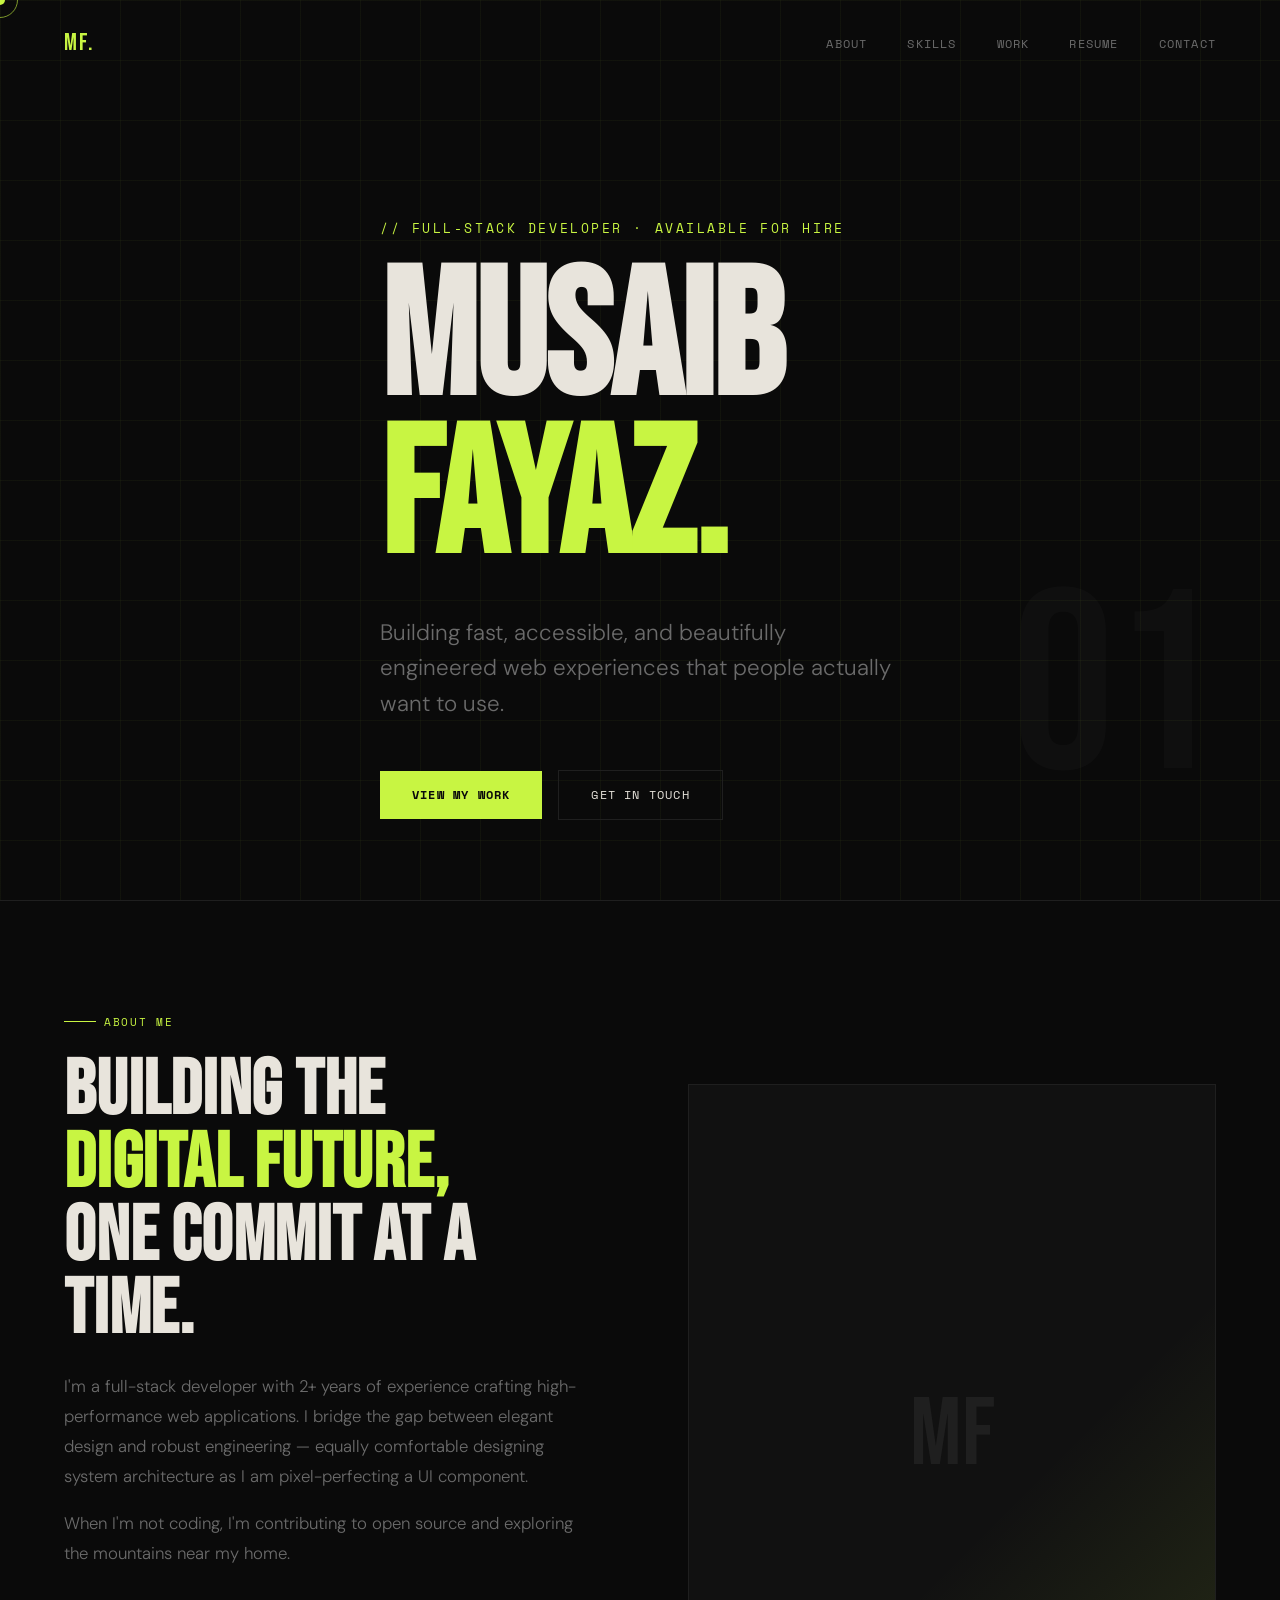
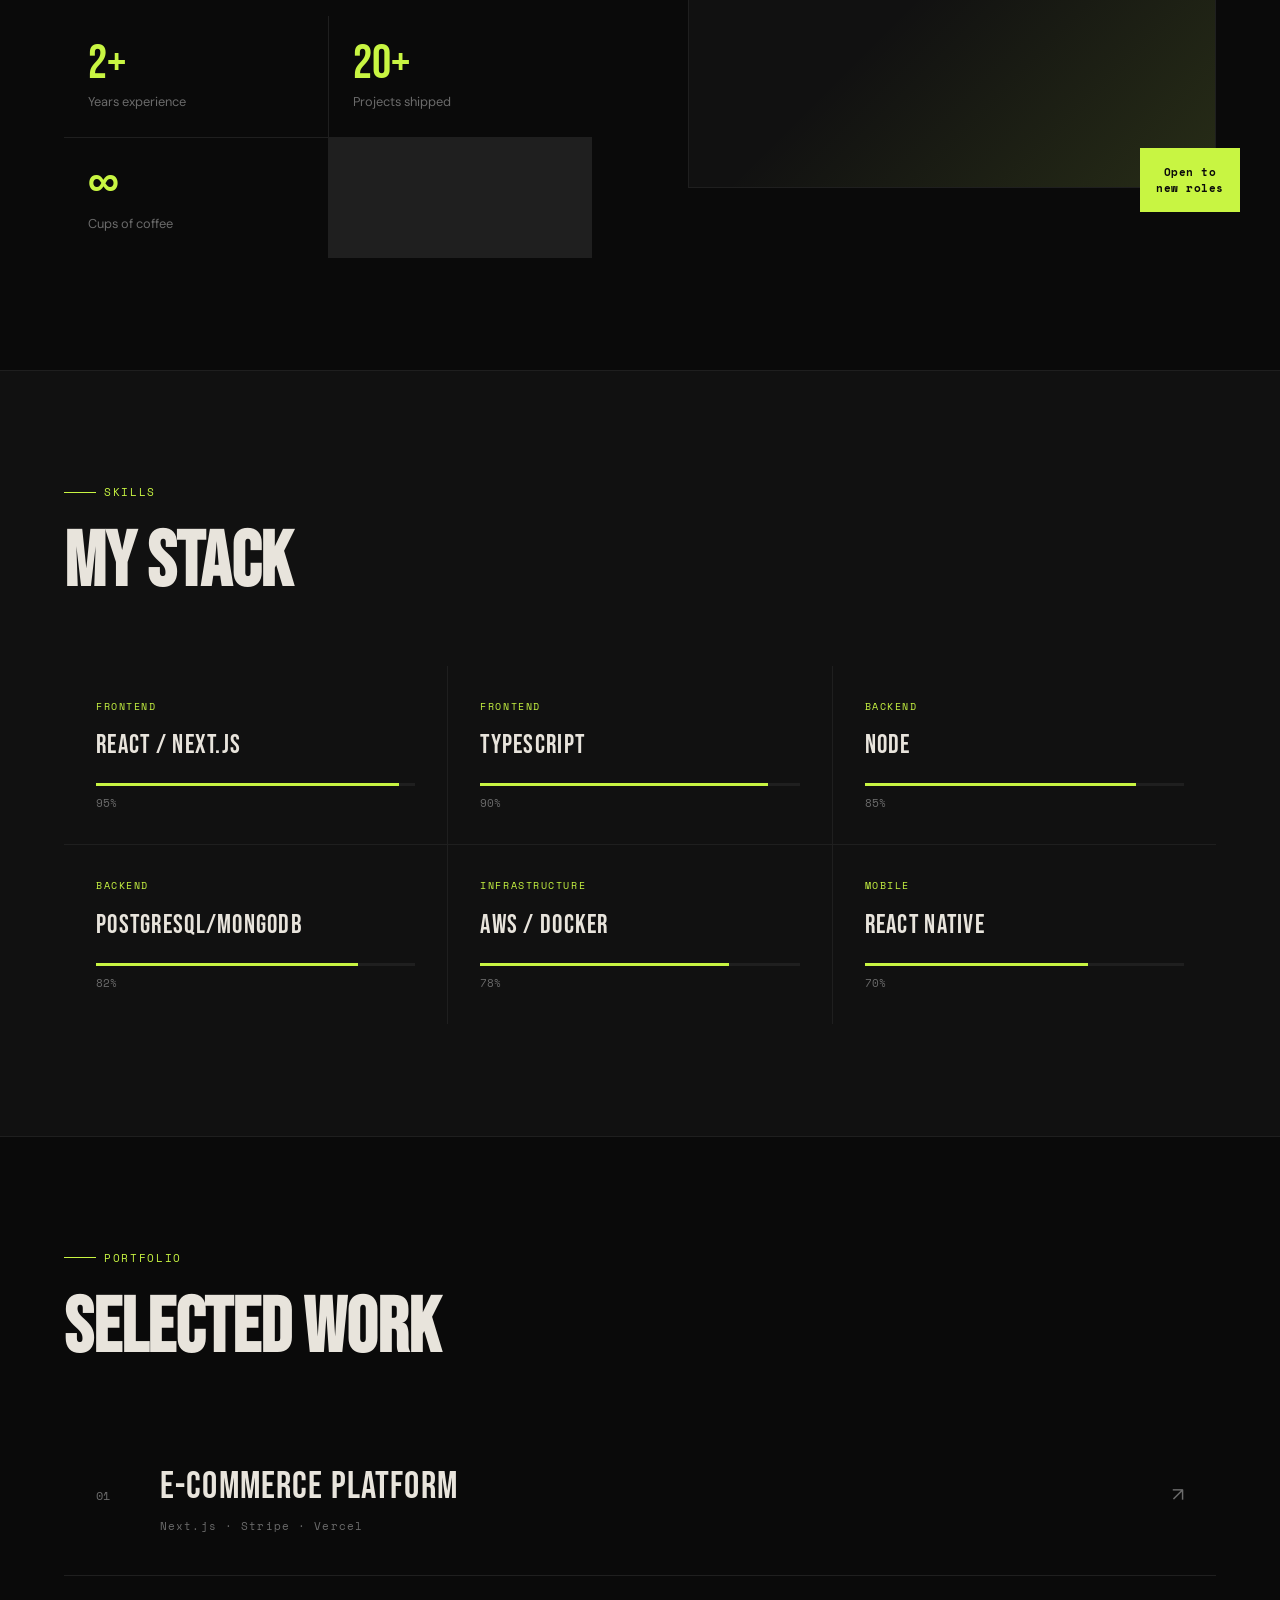
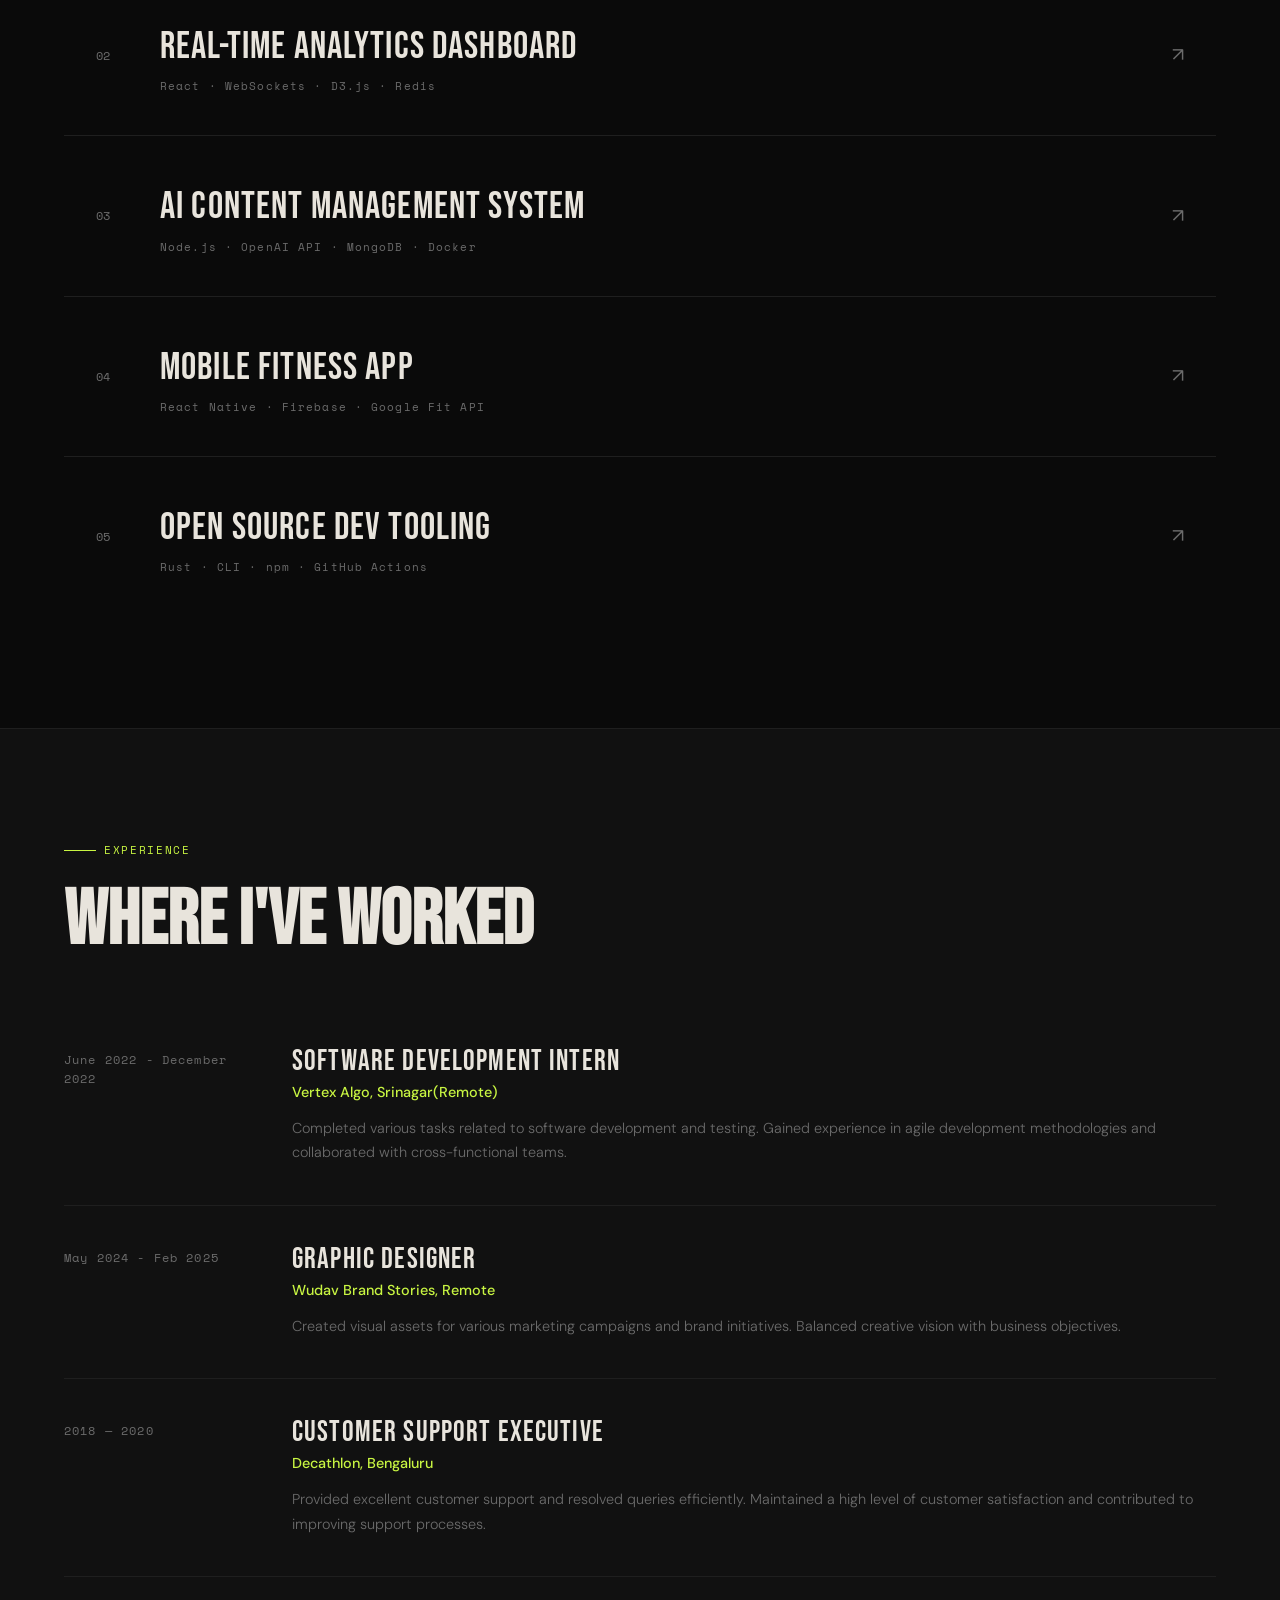
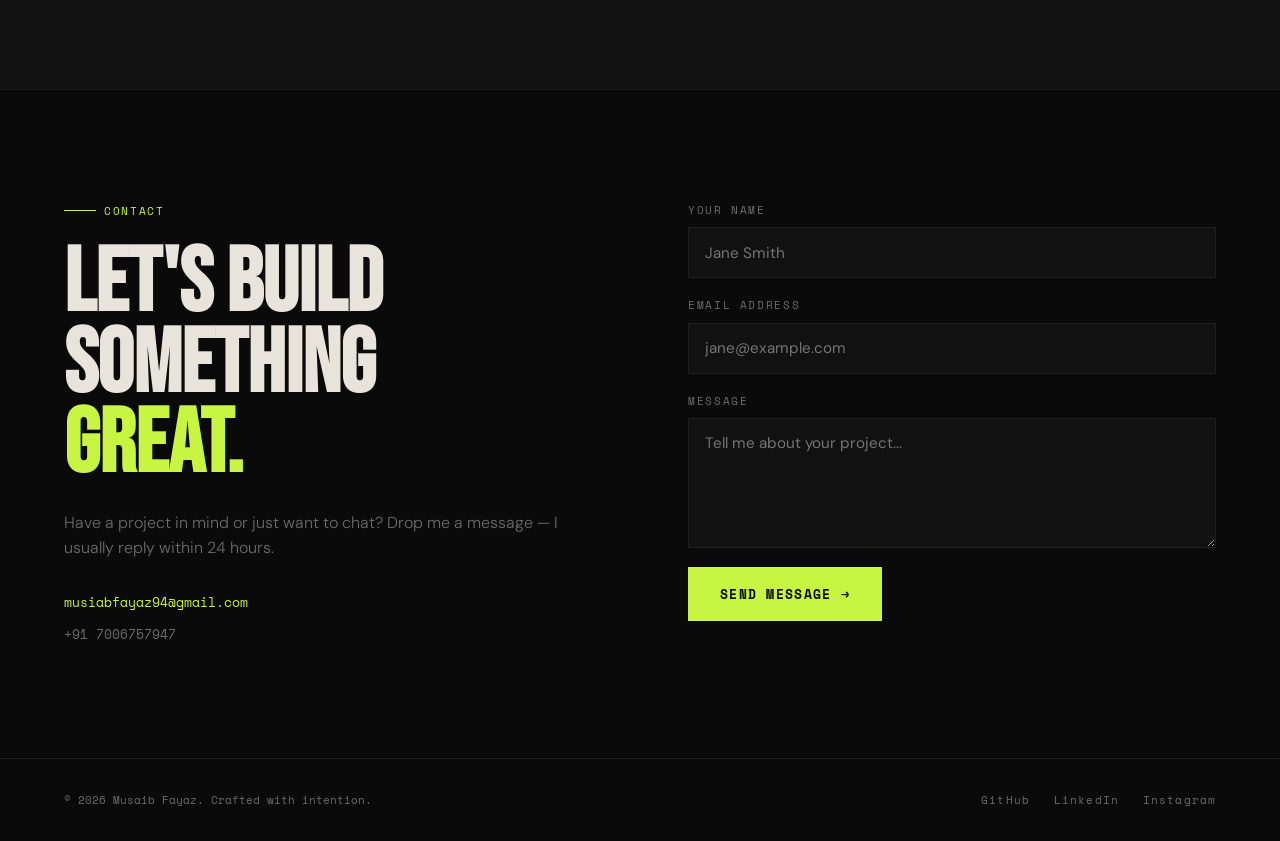
<file: main.html>
<!DOCTYPE html>
<html lang="en">
<head>
<meta charset="UTF-8">
<meta name="viewport" content="width=device-width, initial-scale=1.0">
<title>Musaib Fayaz — Developer</title>
<link href="https://fonts.googleapis.com/css2?family=Bebas+Neue&family=Space+Mono:ital,wght@0,400;0,700;1,400&family=DM+Sans:wght@300;400;500&display=swap" rel="stylesheet">
<style>
  :root {
    --bg: #0a0a0a;
    --surface: #111111;
    --border: #1f1f1f;
    --text: #e8e4dc;
    --muted: #6b6b6b;
    --accent: #c8f542;
    --accent2: #ff4d6d;
    --accent3: #4dffee;
  }

  *, *::before, *::after { box-sizing: border-box; margin: 0; padding: 0; }

  html { scroll-behavior: smooth; }

  body {
    background: var(--bg);
    color: var(--text);
    font-family: 'DM Sans', sans-serif;
    font-size: 16px;
    line-height: 1.6;
    overflow-x: hidden;
    cursor: none;
  }

  /* Custom cursor */
  .cursor {
    position: fixed;
    width: 10px; height: 10px;
    background: var(--accent);
    border-radius: 50%;
    pointer-events: none;
    z-index: 9999;
    transform: translate(-50%, -50%);
    transition: transform 0.1s, width 0.2s, height 0.2s, opacity 0.2s;
  }
  .cursor-ring {
    position: fixed;
    width: 36px; height: 36px;
    border: 1px solid var(--accent);
    border-radius: 50%;
    pointer-events: none;
    z-index: 9998;
    transform: translate(-50%, -50%);
    transition: transform 0.18s ease, width 0.25s, height 0.25s, border-color 0.2s;
    opacity: 0.6;
  }

  /* Nav */
  nav {
    position: fixed; top: 0; left: 0; right: 0;
    z-index: 100;
    display: flex; justify-content: space-between; align-items: center;
    padding: 1.5rem 4rem;
    border-bottom: 1px solid transparent;
    transition: border-color 0.3s, background 0.3s;
  }
  nav.scrolled {
    background: rgba(10,10,10,0.92);
    border-color: var(--border);
    backdrop-filter: blur(12px);
  }
  .nav-logo {
    font-family: 'Bebas Neue', sans-serif;
    font-size: 1.5rem;
    letter-spacing: 0.1em;
    color: var(--accent);
    text-decoration: none;
  }
  .nav-links { display: flex; gap: 2.5rem; list-style: none; }
  .nav-links a {
    font-family: 'Space Mono', monospace;
    font-size: 0.75rem;
    color: var(--muted);
    text-decoration: none;
    letter-spacing: 0.1em;
    text-transform: uppercase;
    transition: color 0.2s;
  }
  .nav-links a:hover { color: var(--accent); }

  /* Section base */
  section { padding: 7rem 4rem; }
  .container { max-width: 1200px; margin: 0 auto; }

  /* Tag label */
  .tag {
    font-family: 'Space Mono', monospace;
    font-size: 0.7rem;
    color: var(--accent);
    letter-spacing: 0.15em;
    text-transform: uppercase;
    display: flex; align-items: center; gap: 0.5rem;
    margin-bottom: 1.5rem;
  }
  .tag::before { content: ''; display: block; width: 2rem; height: 1px; background: var(--accent); }

  /* ─── HERO ─── */
  #hero {
    min-height: 100vh;
    display: flex; flex-direction: column; justify-content: flex-end;
    padding: 0 4rem 5rem;
    position: relative;
    overflow: hidden;
  }

  .hero-grid-bg {
    position: absolute; inset: 0;
    background-image:
      linear-gradient(rgba(200,245,66,0.04) 1px, transparent 1px),
      linear-gradient(90deg, rgba(200,245,66,0.04) 1px, transparent 1px);
    background-size: 60px 60px;
    pointer-events: none;
  }

  .hero-eyebrow {
    font-family: 'Space Mono', monospace;
    font-size: 0.8rem;
    color: var(--accent);
    letter-spacing: 0.2em;
    text-transform: uppercase;
    margin-bottom: 1.5rem;
    opacity: 0;
    animation: fadeUp 0.7s 0.2s forwards;
  }

  .hero-name {
    font-family: 'Bebas Neue', sans-serif;
    font-size: clamp(5rem, 14vw, 14rem);
    line-height: 0.88;
    letter-spacing: -0.01em;
    margin-bottom: 0.2em;
    opacity: 0;
    animation: fadeUp 0.8s 0.4s forwards;
  }
  .hero-name span { color: var(--accent); }

  .hero-role {
    font-size: clamp(1rem, 2.5vw, 1.4rem);
    color: var(--muted);
    font-weight: 300;
    max-width: 520px;
    opacity: 0;
    animation: fadeUp 0.8s 0.7s forwards;
    margin-bottom: 3rem;
  }

  .hero-ctas {
    display: flex; gap: 1rem; align-items: center;
    opacity: 0;
    animation: fadeUp 0.8s 0.9s forwards;
  }
  .btn-primary {
    display: inline-block;
    background: var(--accent);
    color: #0a0a0a;
    font-family: 'Space Mono', monospace;
    font-size: 0.75rem;
    font-weight: 700;
    letter-spacing: 0.1em;
    text-transform: uppercase;
    text-decoration: none;
    padding: 0.9rem 2rem;
    transition: transform 0.2s, box-shadow 0.2s;
    cursor: none;
  }
  .btn-primary:hover { transform: translate(-3px, -3px); box-shadow: 6px 6px 0 var(--accent2); }

  .btn-ghost {
    display: inline-block;
    border: 1px solid var(--border);
    color: var(--text);
    font-family: 'Space Mono', monospace;
    font-size: 0.75rem;
    letter-spacing: 0.1em;
    text-transform: uppercase;
    text-decoration: none;
    padding: 0.9rem 2rem;
    transition: border-color 0.2s, color 0.2s;
    cursor: none;
  }
  .btn-ghost:hover { border-color: var(--accent); color: var(--accent); }

  .hero-number {
    position: absolute; right: 4rem; bottom: 5rem;
    font-family: 'Bebas Neue', sans-serif;
    font-size: 16rem;
    color: rgba(255,255,255,0.025);
    line-height: 1;
    pointer-events: none;
  }

  /* ─── ABOUT ─── */
  #about { border-top: 1px solid var(--border); }
  .about-grid {
    display: grid;
    grid-template-columns: 1fr 1fr;
    gap: 6rem;
    align-items: center;
  }
  .about-headline {
    font-family: 'Bebas Neue', sans-serif;
    font-size: clamp(3rem, 6vw, 5.5rem);
    line-height: 0.95;
    letter-spacing: 0.01em;
  }
  .about-headline em { font-style: normal; color: var(--accent); }
  .about-body { color: var(--muted); font-weight: 300; font-size: 1.05rem; line-height: 1.8; margin-top: 1.5rem; }
  .about-stats { display: grid; grid-template-columns: 1fr 1fr; gap: 1px; background: var(--border); margin-top: 3rem; }
  .stat-cell {
    background: var(--bg);
    padding: 1.5rem;
  }
  .stat-num {
    font-family: 'Bebas Neue', sans-serif;
    font-size: 3rem;
    color: var(--accent);
    line-height: 1;
  }
  .stat-label { font-size: 0.8rem; color: var(--muted); margin-top: 0.25rem; }

  .about-img {
    position: relative;
  }
  .about-img-frame {
    width: 100%;
    aspect-ratio: 3/4;
    background: var(--surface);
    border: 1px solid var(--border);
    position: relative;
    overflow: hidden;
    display: flex; align-items: center; justify-content: center;
  }
  .about-img-frame::after {
    content: '';
    position: absolute;
    inset: 0;
    background: linear-gradient(135deg, transparent 60%, rgba(200,245,66,0.12));
  }
  .about-placeholder {
    font-family: 'Bebas Neue', sans-serif;
    font-size: 6rem;
    color: var(--border);
  }
  .about-img-badge {
    position: absolute;
    bottom: -1.5rem; right: -1.5rem;
    background: var(--accent);
    color: #0a0a0a;
    font-family: 'Space Mono', monospace;
    font-size: 0.7rem;
    font-weight: 700;
    padding: 1rem;
    letter-spacing: 0.05em;
    text-align: center;
    line-height: 1.4;
  }

  /* ─── SKILLS ─── */
  #skills { border-top: 1px solid var(--border); background: var(--surface); }
  .skills-header { display: flex; justify-content: space-between; align-items: flex-end; margin-bottom: 4rem; }
  .section-title {
    font-family: 'Bebas Neue', sans-serif;
    font-size: clamp(3rem, 6vw, 5rem);
    line-height: 1;
  }

  .skills-grid { display: grid; grid-template-columns: repeat(3, 1fr); gap: 1px; background: var(--border); }
  .skill-card {
    background: var(--surface);
    padding: 2rem;
    transition: background 0.25s;
    position: relative;
    overflow: hidden;
  }
  .skill-card:hover { background: #161616; }
  .skill-card::before {
    content: '';
    position: absolute;
    left: 0; top: 0; bottom: 0;
    width: 3px;
    background: var(--accent);
    transform: scaleY(0);
    transform-origin: bottom;
    transition: transform 0.25s;
  }
  .skill-card:hover::before { transform: scaleY(1); }
  .skill-cat {
    font-family: 'Space Mono', monospace;
    font-size: 0.65rem;
    color: var(--accent);
    letter-spacing: 0.15em;
    text-transform: uppercase;
    margin-bottom: 0.75rem;
  }
  .skill-name {
    font-family: 'Bebas Neue', sans-serif;
    font-size: 1.6rem;
    letter-spacing: 0.05em;
    margin-bottom: 0.5rem;
  }
  .skill-bar-bg { height: 3px; background: var(--border); margin: 1rem 0 0.5rem; border-radius: 0; }
  .skill-bar { height: 3px; background: var(--accent); width: 0; transition: width 1s ease; border-radius: 0; }
  .skill-pct { font-family: 'Space Mono', monospace; font-size: 0.7rem; color: var(--muted); }

  /* ─── PROJECTS ─── */
  #projects { border-top: 1px solid var(--border); }
  .projects-list { display: flex; flex-direction: column; gap: 1px; background: var(--border); margin-top: 3rem; }
  .project-item {
    background: var(--bg);
    display: grid;
    grid-template-columns: auto 1fr auto;
    align-items: center;
    gap: 2rem;
    padding: 2.5rem 2rem;
    cursor: none;
    transition: background 0.2s;
    text-decoration: none;
    color: inherit;
    position: relative;
    overflow: hidden;
  }
  .project-item::after {
    content: '';
    position: absolute; inset: 0;
    background: var(--accent);
    transform: scaleX(0);
    transform-origin: left;
    transition: transform 0.35s cubic-bezier(0.16,1,0.3,1);
    z-index: 0;
  }
  .project-item:hover::after { transform: scaleX(1); }
  .project-item > * { position: relative; z-index: 1; transition: color 0.35s; }
  .project-item:hover .project-num,
  .project-item:hover .project-title,
  .project-item:hover .project-tech,
  .project-item:hover .project-arrow { color: #0a0a0a; }

  .project-num {
    font-family: 'Space Mono', monospace;
    font-size: 0.75rem;
    color: var(--muted);
    min-width: 2rem;
  }
  .project-title {
    font-family: 'Bebas Neue', sans-serif;
    font-size: clamp(1.5rem, 3vw, 2.5rem);
    letter-spacing: 0.03em;
  }
  .project-tech {
    font-family: 'Space Mono', monospace;
    font-size: 0.7rem;
    color: var(--muted);
    letter-spacing: 0.1em;
  }
  .project-arrow {
    font-size: 1.2rem;
    color: var(--muted);
  }

  /* ─── EXPERIENCE ─── */
  #experience { border-top: 1px solid var(--border); background: var(--surface); }
  .exp-list { margin-top: 3rem; display: flex; flex-direction: column; gap: 0; }
  .exp-item {
    display: grid;
    grid-template-columns: 180px 1fr;
    gap: 3rem;
    padding: 2.5rem 0;
    border-bottom: 1px solid var(--border);
  }
  .exp-date {
    font-family: 'Space Mono', monospace;
    font-size: 0.72rem;
    color: var(--muted);
    letter-spacing: 0.1em;
    padding-top: 0.2rem;
  }
  .exp-role {
    font-family: 'Bebas Neue', sans-serif;
    font-size: 1.8rem;
    letter-spacing: 0.04em;
    line-height: 1;
    margin-bottom: 0.25rem;
  }
  .exp-company { color: var(--accent); font-size: 0.9rem; font-weight: 500; margin-bottom: 0.75rem; }
  .exp-desc { color: var(--muted); font-weight: 300; font-size: 0.9rem; line-height: 1.7; }

  /* ─── CONTACT ─── */
  #contact { border-top: 1px solid var(--border); }
  .contact-inner {
    display: grid;
    grid-template-columns: 1fr 1fr;
    gap: 6rem;
    align-items: start;
  }
  .contact-headline {
    font-family: 'Bebas Neue', sans-serif;
    font-size: clamp(3rem, 7vw, 6rem);
    line-height: 0.9;
    margin-bottom: 1.5rem;
  }
  .contact-headline span { color: var(--accent); }
  .contact-sub { color: var(--muted); font-weight: 300; }

  .contact-form { display: flex; flex-direction: column; gap: 1.2rem; }
  .form-field { display: flex; flex-direction: column; gap: 0.5rem; }
  .form-label {
    font-family: 'Space Mono', monospace;
    font-size: 0.68rem;
    letter-spacing: 0.15em;
    text-transform: uppercase;
    color: var(--muted);
  }
  .form-input {
    background: var(--surface);
    border: 1px solid var(--border);
    color: var(--text);
    font-family: 'DM Sans', sans-serif;
    font-size: 0.95rem;
    padding: 0.9rem 1rem;
    outline: none;
    transition: border-color 0.2s;
    width: 100%;
    border-radius: 0;
  }
  .form-input:focus { border-color: var(--accent); }
  textarea.form-input { resize: vertical; min-height: 130px; }

  .btn-send {
    background: var(--accent);
    color: #0a0a0a;
    font-family: 'Space Mono', monospace;
    font-size: 0.8rem;
    font-weight: 700;
    letter-spacing: 0.1em;
    text-transform: uppercase;
    border: none;
    padding: 1.1rem 2rem;
    cursor: none;
    transition: transform 0.2s, box-shadow 0.2s;
    align-self: flex-start;
  }
  .btn-send:hover { transform: translate(-3px, -3px); box-shadow: 6px 6px 0 var(--accent2); }

  .form-success {
    display: none;
    font-family: 'Space Mono', monospace;
    font-size: 0.8rem;
    color: var(--accent);
    margin-top: 0.5rem;
  }

  /* Footer */
  footer {
    border-top: 1px solid var(--border);
    padding: 2rem 4rem;
    display: flex;
    justify-content: space-between;
    align-items: center;
  }
  .footer-copy {
    font-family: 'Space Mono', monospace;
    font-size: 0.7rem;
    color: var(--muted);
  }
  .social-links { display: flex; gap: 1.5rem; }
  .social-links a {
    font-family: 'Space Mono', monospace;
    font-size: 0.7rem;
    color: var(--muted);
    text-decoration: none;
    letter-spacing: 0.1em;
    transition: color 0.2s;
  }
  .social-links a:hover { color: var(--accent); }

  /* Animations */
  @keyframes fadeUp {
    from { opacity: 0; transform: translateY(30px); }
    to   { opacity: 1; transform: translateY(0); }
  }

  .reveal {
    opacity: 0;
    transform: translateY(40px);
    transition: opacity 0.7s, transform 0.7s;
  }
  .reveal.visible {
    opacity: 1;
    transform: none;
  }

  @media (max-width: 900px) {
    nav { padding: 1.5rem 1.5rem; }
    section { padding: 5rem 1.5rem; }
    #hero { padding: 0 1.5rem 4rem; }
    .about-grid, .contact-inner { grid-template-columns: 1fr; gap: 3rem; }
    .skills-grid { grid-template-columns: 1fr 1fr; }
    .exp-item { grid-template-columns: 1fr; gap: 0.5rem; }
    footer { padding: 1.5rem; flex-direction: column; gap: 1rem; }
    .about-img { display: none; }
    .project-item { grid-template-columns: auto 1fr auto; gap: 1rem; }
  }
</style>
</head>
<body>

<div class="cursor" id="cursor"></div>
<div class="cursor-ring" id="cursorRing"></div>

<!-- NAV -->
<nav id="navbar">
  <a href="#hero" class="nav-logo">MF.</a>
  <ul class="nav-links">
    <li><a href="#about">About</a></li>
    <li><a href="#skills">Skills</a></li>
    <li><a href="#projects">Work</a></li>
    <li><a href="#experience">Resume</a></li>
    <li><a href="#contact">Contact</a></li>
  </ul>
</nav>

<!-- HERO -->
<section id="hero">
  <div class="hero-grid-bg"></div>
  <div class="container">
    <p class="hero-eyebrow">// Full-Stack Developer · Available for hire</p>
    <h1 class="hero-name">Musaib<br><span>Fayaz.</span></h1>
    <p class="hero-role">Building fast, accessible, and beautifully engineered web experiences that people actually want to use.</p>
    <div class="hero-ctas">
      <a href="#projects" class="btn-primary">View My Work</a>
      <a href="#contact" class="btn-ghost">Get In Touch</a>
    </div>
  </div>
  <div class="hero-number">01</div>
</section>

<!-- ABOUT -->
<section id="about">
  <div class="container">
    <div class="about-grid">
      <div>
        <div class="tag">About Me</div>
        <h2 class="about-headline reveal">Building the<br><em>digital future,</em><br>one commit at a time.</h2>
        <p class="about-body reveal">I'm a full-stack developer with 2+ years of experience crafting high-performance web applications. I bridge the gap between elegant design and robust engineering — equally comfortable designing system architecture as I am pixel-perfecting a UI component.</p>
        <p class="about-body reveal" style="margin-top:1rem;">When I'm not coding, I'm contributing to open source and exploring the mountains near my home.</p>
        <div class="about-stats reveal">
          <div class="stat-cell">
            <div class="stat-num">2+</div>
            <div class="stat-label">Years experience</div>
          </div>
          <div class="stat-cell">
            <div class="stat-num">20+</div>
            <div class="stat-label">Projects shipped</div>
          </div>
          <div class="stat-cell">
            <div class="stat-num">∞</div>
            <div class="stat-label">Cups of coffee</div>
          </div>
        </div>
      </div>
      <div class="about-img reveal">
        <div class="about-img-frame">
          <div class="about-placeholder">MF</div>
        </div>
        <div class="about-img-badge">Open to<br>new roles</div>
      </div>
    </div>
  </div>
</section>

<!-- SKILLS -->
<section id="skills">
  <div class="container">
    <div class="skills-header">
      <div>
        <div class="tag">Skills</div>
        <h2 class="section-title reveal">My Stack</h2>
      </div>
    </div>
    <div class="skills-grid reveal">
      <div class="skill-card">
        <div class="skill-cat">Frontend</div>
        <div class="skill-name">React / Next.js</div>
        <div class="skill-bar-bg"><div class="skill-bar" data-pct="95"></div></div>
        <div class="skill-pct">95%</div>
      </div>
      <div class="skill-card">
        <div class="skill-cat">Frontend</div>
        <div class="skill-name">TypeScript</div>
        <div class="skill-bar-bg"><div class="skill-bar" data-pct="90"></div></div>
        <div class="skill-pct">90%</div>
      </div>
      <div class="skill-card">
        <div class="skill-cat">Backend</div>
        <div class="skill-name">Node</div>
        <div class="skill-bar-bg"><div class="skill-bar" data-pct="85"></div></div>
        <div class="skill-pct">85%</div>
      </div>
      <div class="skill-card">
        <div class="skill-cat">Backend</div>
        <div class="skill-name">PostgreSQL/MongoDB</div>
        <div class="skill-bar-bg"><div class="skill-bar" data-pct="82"></div></div>
        <div class="skill-pct">82%</div>
      </div>
      <div class="skill-card">
        <div class="skill-cat">Infrastructure</div>
        <div class="skill-name">AWS / Docker</div>
        <div class="skill-bar-bg"><div class="skill-bar" data-pct="78"></div></div>
        <div class="skill-pct">78%</div>
      </div>
      <div class="skill-card">
        <div class="skill-cat">Mobile</div>
        <div class="skill-name">React Native</div>
        <div class="skill-bar-bg"><div class="skill-bar" data-pct="70"></div></div>
        <div class="skill-pct">70%</div>
      </div>
    </div>
  </div>
</section>

<!-- PROJECTS -->
<section id="projects">
  <div class="container">
    <div class="tag">Portfolio</div>
    <h2 class="section-title reveal">Selected Work</h2>
    <div class="projects-list reveal">
      <a href="#" class="project-item">
        <span class="project-num">01</span>
        <div>
          <div class="project-title">E-Commerce Platform</div>
          <div class="project-tech">Next.js · Stripe · Vercel</div>
        </div>
        <span class="project-arrow">↗</span>
      </a>
      <a href="#" class="project-item">
        <span class="project-num">02</span>
        <div>
          <div class="project-title">Real-Time Analytics Dashboard</div>
          <div class="project-tech">React · WebSockets · D3.js · Redis</div>
        </div>
        <span class="project-arrow">↗</span>
      </a>
      <a href="#" class="project-item">
        <span class="project-num">03</span>
        <div>
          <div class="project-title">AI Content Management System</div>
          <div class="project-tech">Node.js · OpenAI API · MongoDB · Docker</div>
        </div>
        <span class="project-arrow">↗</span>
      </a>
        <a href="#" class="project-item">
            <span class="project-num">04</span>
            <div>
            <div class="project-title">Mobile Fitness App</div>
            <div class="project-tech">React Native · Firebase · Google Fit API</div>
            </div>
            <span class="project-arrow">↗</span>
      </a>
      <a href="#" class="project-item">
        <span class="project-num">05</span>
        <div>
          <div class="project-title">Open Source Dev Tooling</div>
          <div class="project-tech">Rust · CLI · npm · GitHub Actions</div>
        </div>
        <span class="project-arrow">↗</span>
      </a>
    </div>
  </div>
</section>

<!-- EXPERIENCE -->
<section id="experience">
  <div class="container">
    <div class="tag">Experience</div>
    <h2 class="section-title reveal">Where I've Worked</h2>
    <div class="exp-list">
      <div class="exp-item reveal">
        <div class="exp-date">June 2022 - December 2022</div>
        <div>
          <div class="exp-role">Software Development Intern</div>
          <div class="exp-company">Vertex Algo, Srinagar(Remote)</div>
          <div class="exp-desc">Completed various tasks related to software development and testing. Gained experience in agile development methodologies and collaborated with cross-functional teams.</div>
        </div>
      </div>
      <div class="exp-item reveal">
        <div class="exp-date">May 2024 - Feb 2025</div>
        <div>
          <div class="exp-role">Graphic Designer</div>
          <div class="exp-company">Wudav Brand Stories, Remote</div>
          <div class="exp-desc">Created visual assets for various marketing campaigns and brand initiatives. Balanced creative vision with business objectives.</div>
        </div>
      </div>
      <div class="exp-item reveal">
        <div class="exp-date">2018 — 2020</div>
        <div>
          <div class="exp-role">Customer Support Executive</div>
          <div class="exp-company">Decathlon, Bengaluru</div>
          <div class="exp-desc">Provided excellent customer support and resolved queries efficiently. Maintained a high level of customer satisfaction and contributed to improving support processes.</div>
        </div>
      </div>
    </div>
  </div>
</section>

<!-- CONTACT -->
<section id="contact">
  <div class="container">
    <div class="contact-inner">
      <div>
        <div class="tag">Contact</div>
        <h2 class="contact-headline reveal">Let's build<br>something<br><span>great.</span></h2>
        <p class="contact-sub reveal">Have a project in mind or just want to chat? Drop me a message — I usually reply within 24 hours.</p>
        <div style="margin-top:2rem; display:flex; flex-direction:column; gap:0.75rem;" class="reveal">
          <a href="mailto:musiabfayaz94@gmail.com" style="font-family:'Space Mono',monospace; font-size:0.8rem; color:var(--accent); text-decoration:none;">musiabfayaz94@gmail.com</a>
          <span style="font-family:'Space Mono',monospace; font-size:0.8rem; color:var(--muted);">+91 7006757947</span>
        </div>
      </div>
      <div class="reveal">
        <form class="contact-form" id="contactForm">
          <div class="form-field">
            <label class="form-label">Your Name</label>
            <input type="text" class="form-input" placeholder="Jane Smith" required>
          </div>
          <div class="form-field">
            <label class="form-label">Email Address</label>
            <input type="email" class="form-input" placeholder="jane@example.com" required>
          </div>
          <div class="form-field">
            <label class="form-label">Message</label>
            <textarea class="form-input" placeholder="Tell me about your project..."></textarea>
          </div>
          <button type="submit" class="btn-send">Send Message →</button>
          <div class="form-success" id="formSuccess">// Message sent. I'll be in touch soon!</div>
        </form>
      </div>
    </div>
  </div>
</section>

<!-- FOOTER -->
<footer>
  <span class="footer-copy">© 2026 Musaib Fayaz. Crafted with intention.</span>
  <div class="social-links">
    <a href="https://github.com/KrMusaib" target="_blank">GitHub</a>
    <a href="https://www.linkedin.com/in/musiabfayaz" target="_blank">LinkedIn</a>
    <a href="https://instagram.com/kr_musiab" target="_blank">Instagram</a>
  </div>
</footer>

<script>
  // Cursor
  const cursor = document.getElementById('cursor');
  const ring = document.getElementById('cursorRing');
  let mx = 0, my = 0, rx = 0, ry = 0;
  document.addEventListener('mousemove', e => { mx = e.clientX; my = e.clientY; cursor.style.left = mx + 'px'; cursor.style.top = my + 'px'; });
  function animateRing() { rx += (mx - rx) * 0.15; ry += (my - ry) * 0.15; ring.style.left = rx + 'px'; ring.style.top = ry + 'px'; requestAnimationFrame(animateRing); }
  animateRing();
  document.querySelectorAll('a, button').forEach(el => {
    el.addEventListener('mouseenter', () => { ring.style.width = '56px'; ring.style.height = '56px'; ring.style.borderColor = 'var(--accent2)'; });
    el.addEventListener('mouseleave', () => { ring.style.width = '36px'; ring.style.height = '36px'; ring.style.borderColor = 'var(--accent)'; });
  });

  // Navbar scroll
  window.addEventListener('scroll', () => {
    document.getElementById('navbar').classList.toggle('scrolled', window.scrollY > 50);
  });

  // Reveal on scroll
  const reveals = document.querySelectorAll('.reveal');
  const observer = new IntersectionObserver(entries => {
    entries.forEach((e, i) => {
      if (e.isIntersecting) {
        setTimeout(() => e.target.classList.add('visible'), i * 80);
      }
    });
  }, { threshold: 0.12 });
  reveals.forEach(el => observer.observe(el));

  // Skill bars animate on scroll
  const skillObserver = new IntersectionObserver(entries => {
    entries.forEach(entry => {
      if (entry.isIntersecting) {
        entry.target.querySelectorAll('.skill-bar').forEach(bar => {
          bar.style.width = bar.dataset.pct + '%';
        });
      }
    });
  }, { threshold: 0.3 });
  document.querySelectorAll('.skills-grid').forEach(el => skillObserver.observe(el));

  // Contact form
  document.getElementById('contactForm').addEventListener('submit', e => {
    e.preventDefault();
    document.getElementById('formSuccess').style.display = 'block';
    e.target.reset();
  });
</script>
</body>
</html>
</file>
